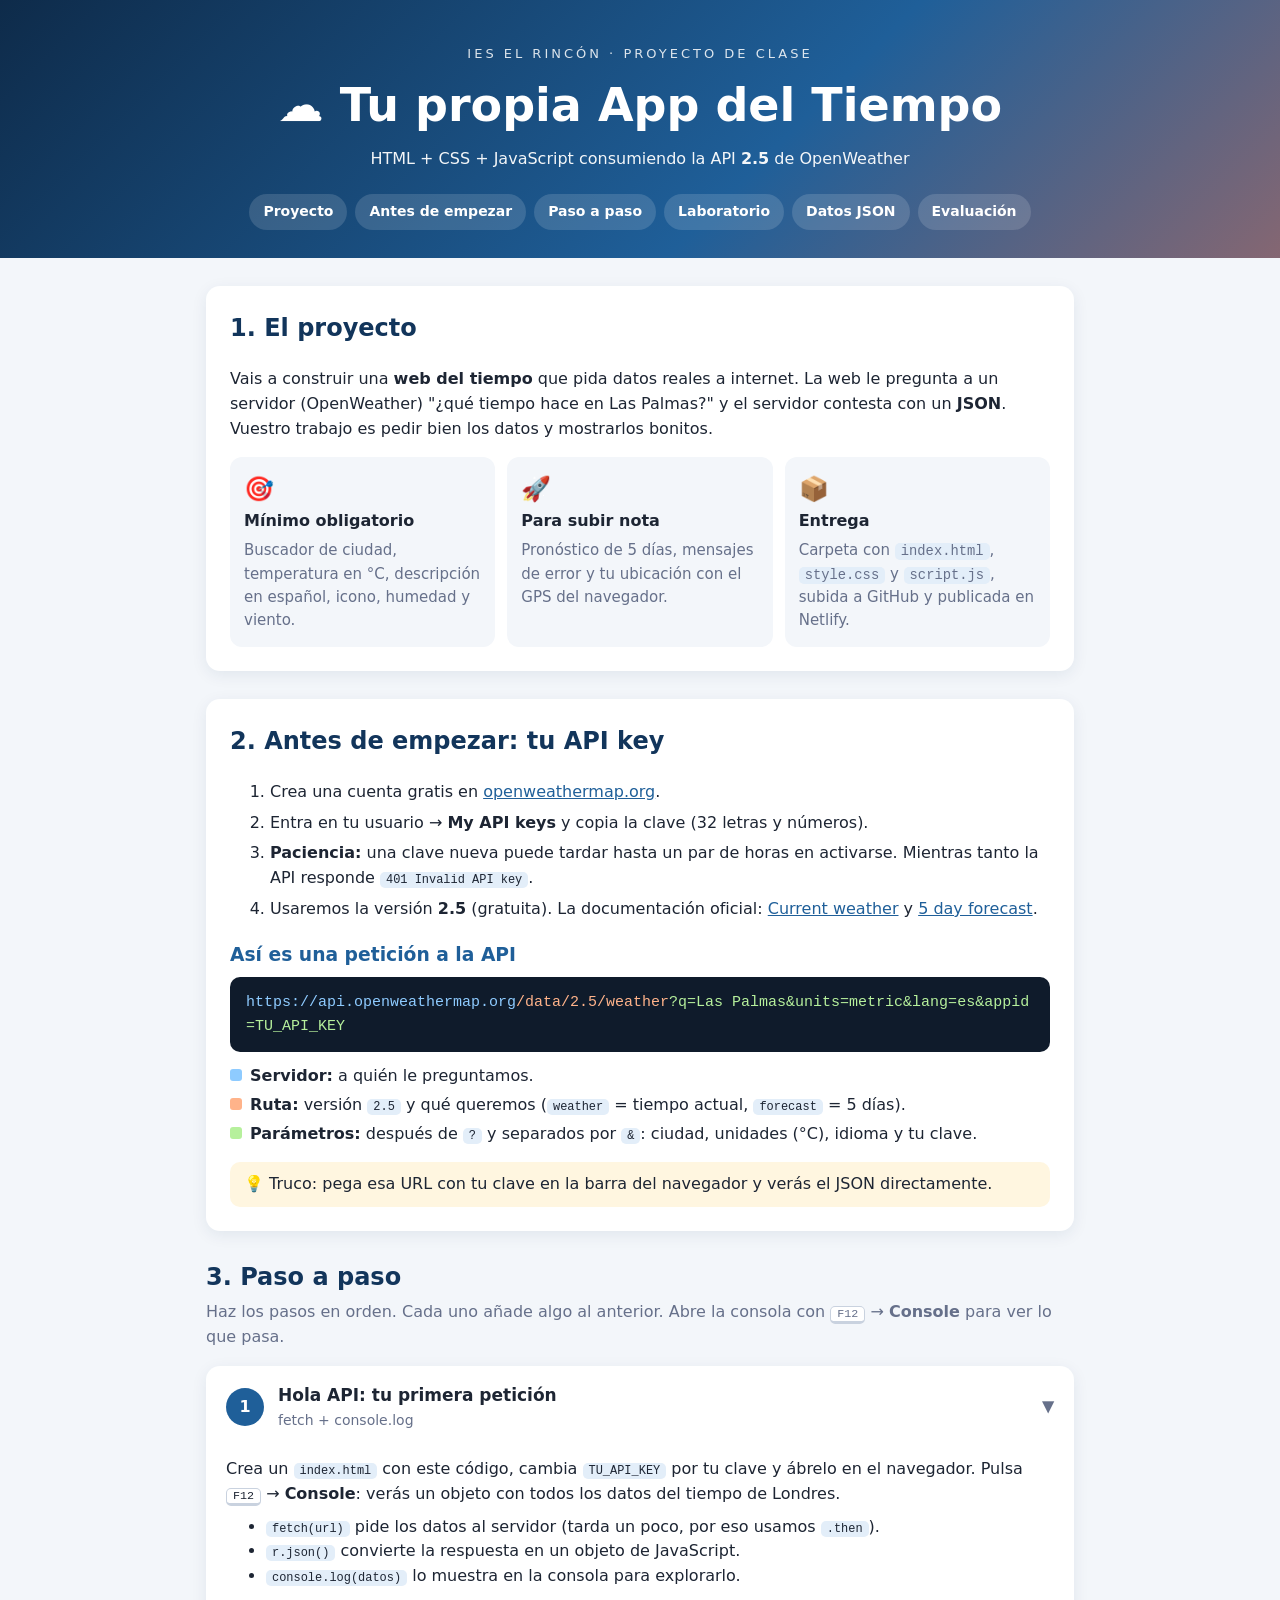
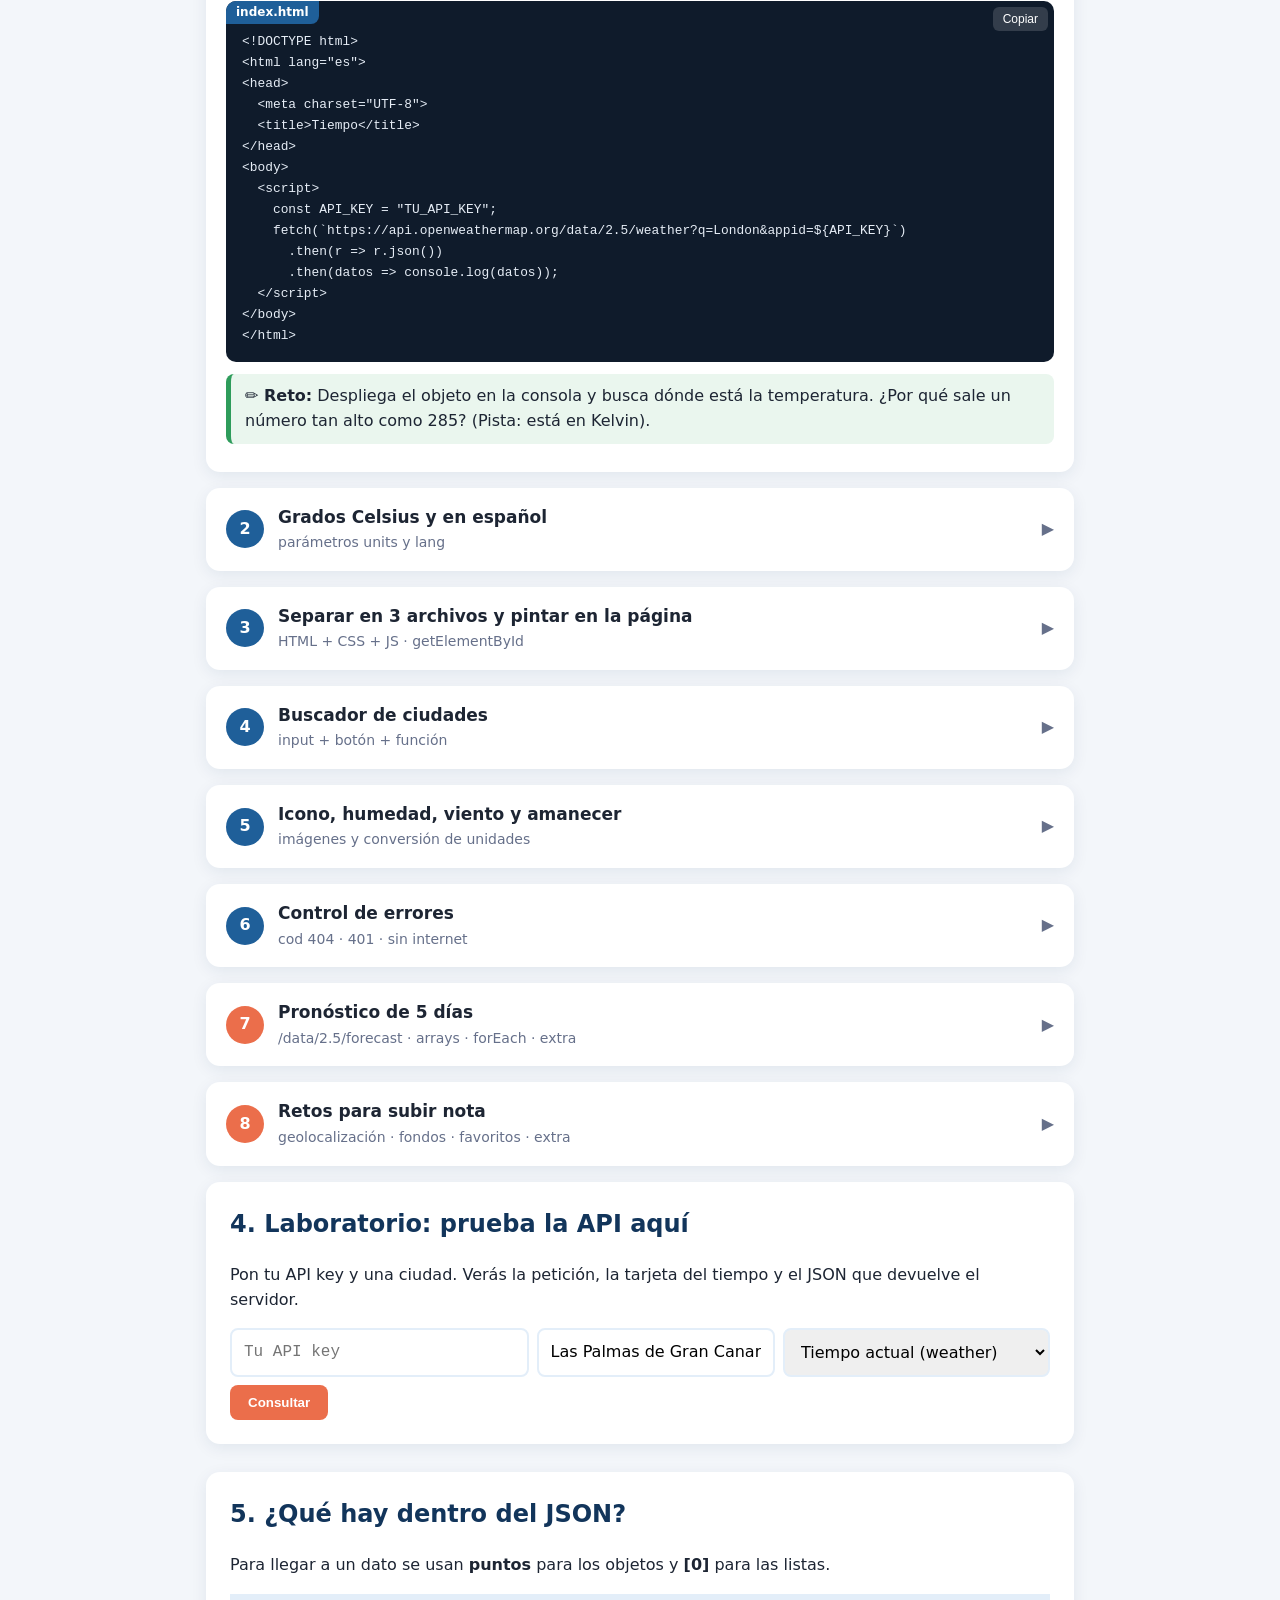
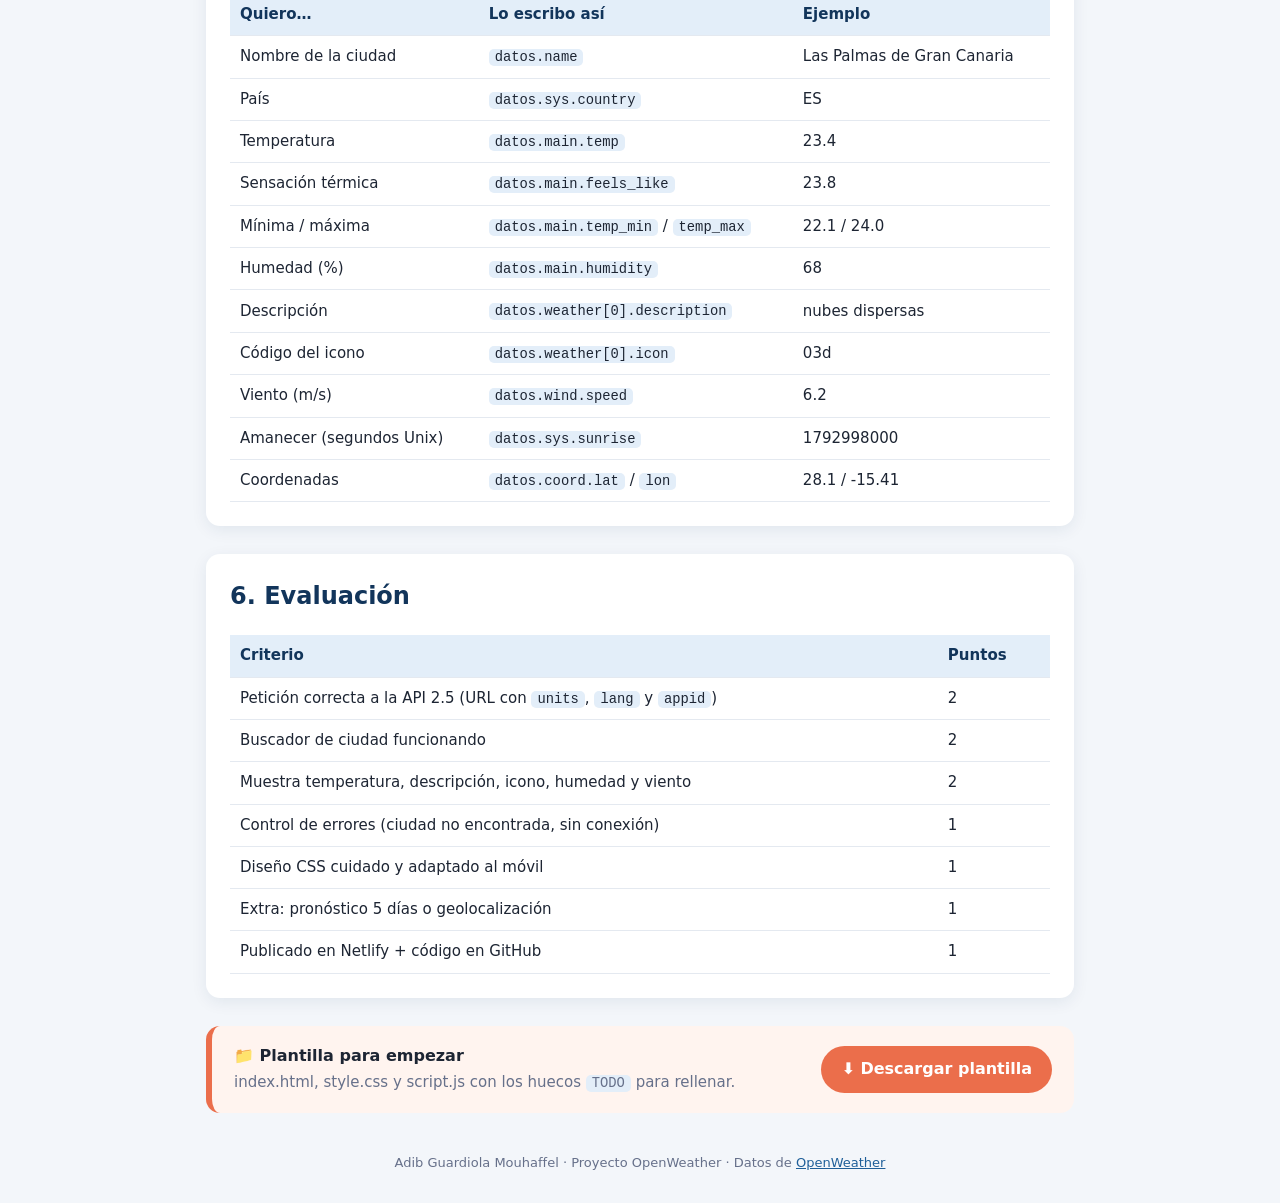
<file: index.html>
<!DOCTYPE html>
<html lang="es">
<head>
  <meta charset="UTF-8">
  <title>Proyecto App del Tiempo</title>
  <meta http-equiv="refresh" content="0; url=AliceProyectlife/">
</head>
<body>
  <p>Redirigiendo… <a href="AliceProyectlife/">Entrar al proyecto</a></p>
</body>
</html>
</file>
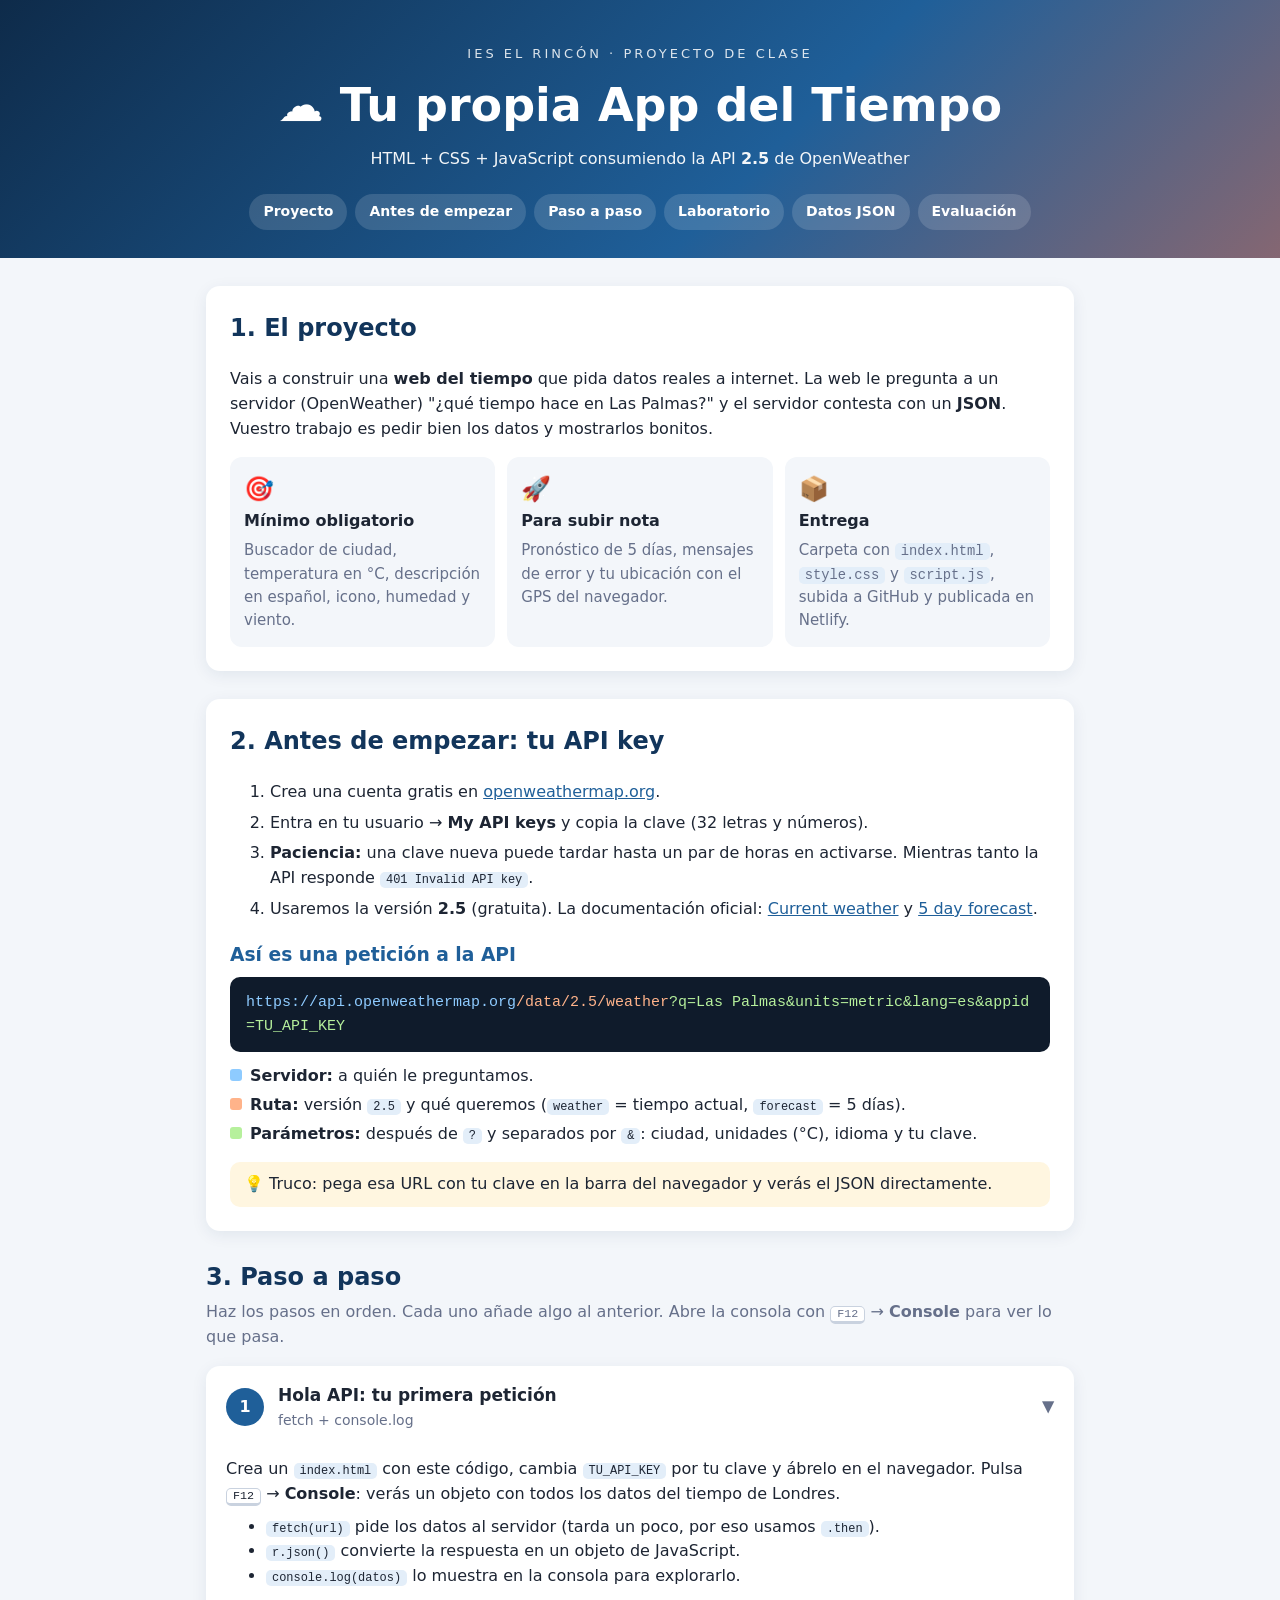
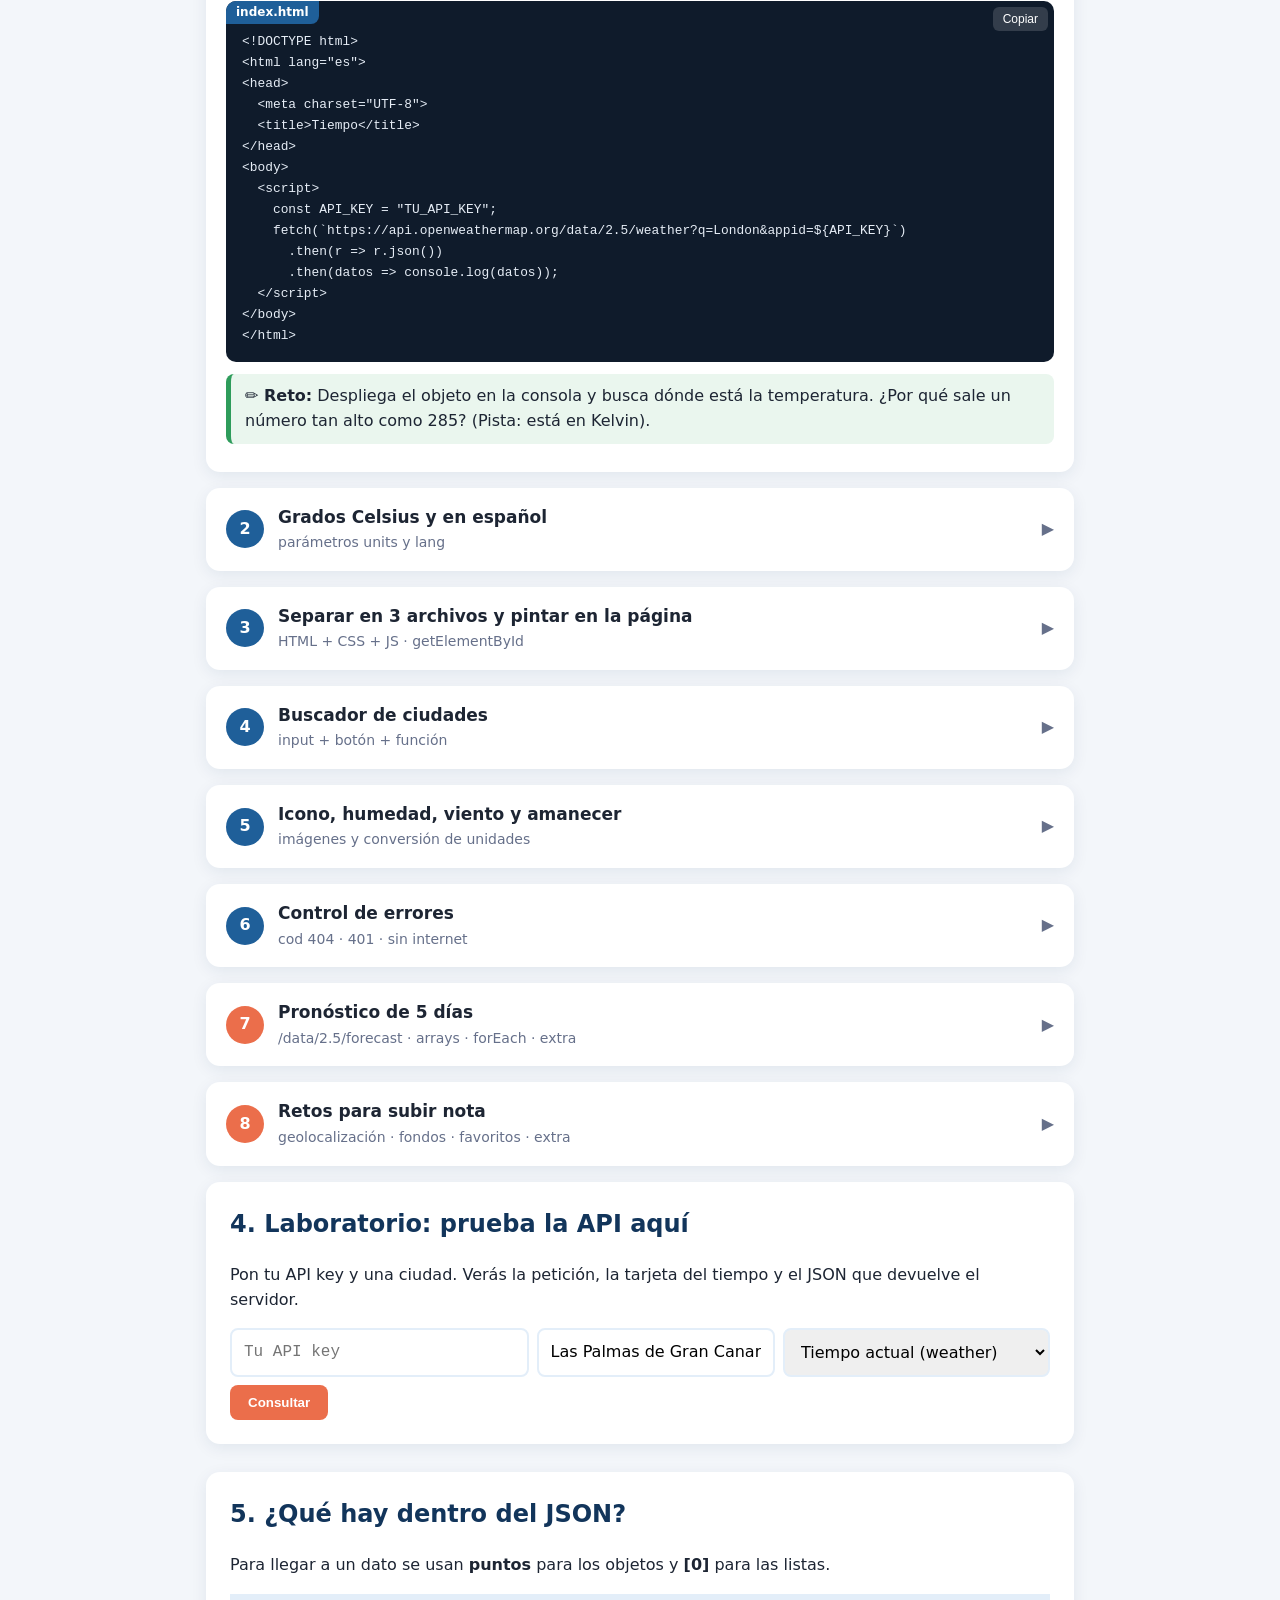
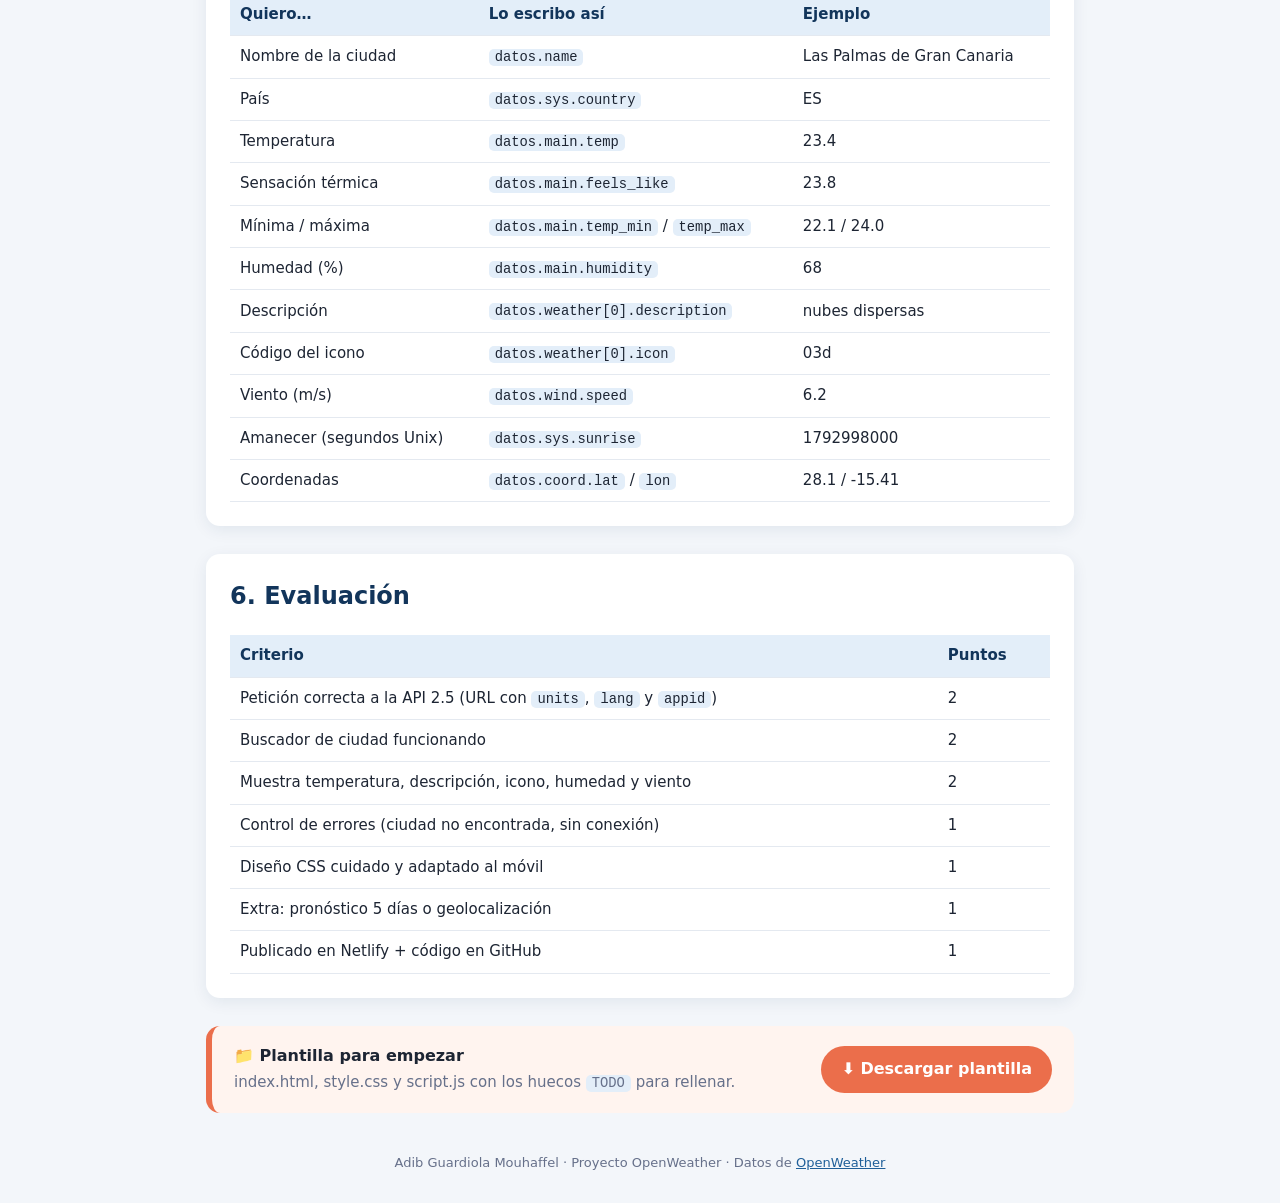
<file: AliceProyectlife/index.html>
<!DOCTYPE html>
<html lang="es">
<head>
  <meta charset="UTF-8">
  <meta name="viewport" content="width=device-width, initial-scale=1">
  <title>Proyecto App del Tiempo · OpenWeather 2.5</title>
  <link rel="stylesheet" href="style.css">
</head>
<body>
  <header class="cabecera">
    <p class="centro">IES El Rincón · Proyecto de clase</p>
    <h1>☁️ Tu propia App del Tiempo</h1>
    <p class="sub">HTML + CSS + JavaScript consumiendo la API <strong>2.5</strong> de OpenWeather</p>
    <nav class="menu">
      <a href="#proyecto">Proyecto</a>
      <a href="#antes">Antes de empezar</a>
      <a href="#pasos">Paso a paso</a>
      <a href="#lab">Laboratorio</a>
      <a href="#datos">Datos JSON</a>
      <a href="#rubrica">Evaluación</a>
    </nav>
  </header>

  <main>
    <!-- 1. EL PROYECTO -->
    <section id="proyecto" class="tarjeta">
      <h2>1. El proyecto</h2>
      <p>Vais a construir una <strong>web del tiempo</strong> que pida datos reales a internet. La web le pregunta a un servidor (OpenWeather) "¿qué tiempo hace en Las Palmas?" y el servidor contesta con un <strong>JSON</strong>. Vuestro trabajo es pedir bien los datos y mostrarlos bonitos.</p>
      <div class="rejilla">
        <div class="mini"><span>🎯</span><strong>Mínimo obligatorio</strong><p>Buscador de ciudad, temperatura en °C, descripción en español, icono, humedad y viento.</p></div>
        <div class="mini"><span>🚀</span><strong>Para subir nota</strong><p>Pronóstico de 5 días, mensajes de error y tu ubicación con el GPS del navegador.</p></div>
        <div class="mini"><span>📦</span><strong>Entrega</strong><p>Carpeta con <code>index.html</code>, <code>style.css</code> y <code>script.js</code>, subida a GitHub y publicada en Netlify.</p></div>
      </div>
    </section>

    <!-- 2. ANTES DE EMPEZAR -->
    <section id="antes" class="tarjeta">
      <h2>2. Antes de empezar: tu API key</h2>
      <ol class="lista-pasos">
        <li>Crea una cuenta gratis en <a href="https://openweathermap.org" target="_blank" rel="noopener">openweathermap.org</a>.</li>
        <li>Entra en tu usuario → <strong>My API keys</strong> y copia la clave (32 letras y números).</li>
        <li><strong>Paciencia:</strong> una clave nueva puede tardar hasta un par de horas en activarse. Mientras tanto la API responde <code>401 Invalid API key</code>.</li>
        <li>Usaremos la versión <strong>2.5</strong> (gratuita). La documentación oficial: <a href="https://openweathermap.org/current" target="_blank" rel="noopener">Current weather</a> y <a href="https://openweathermap.org/forecast5" target="_blank" rel="noopener">5 day forecast</a>.</li>
      </ol>

      <h3>Así es una petición a la API</h3>
      <div class="url-anatomia">
        <span class="p1" title="Servidor">https://api.openweathermap.org</span><span class="p2" title="Versión y recurso">/data/2.5/weather</span><span class="p3" title="Parámetros">?q=Las Palmas&amp;units=metric&amp;lang=es&amp;appid=TU_API_KEY</span>
      </div>
      <ul class="leyenda">
        <li><i class="p1"></i><strong>Servidor:</strong> a quién le preguntamos.</li>
        <li><i class="p2"></i><strong>Ruta:</strong> versión <code>2.5</code> y qué queremos (<code>weather</code> = tiempo actual, <code>forecast</code> = 5 días).</li>
        <li><i class="p3"></i><strong>Parámetros:</strong> después de <code>?</code> y separados por <code>&amp;</code>: ciudad, unidades (°C), idioma y tu clave.</li>
      </ul>
      <p class="truco">💡 Truco: pega esa URL con tu clave en la barra del navegador y verás el JSON directamente.</p>
    </section>

    <!-- 3. PASO A PASO -->
    <section id="pasos">
      <h2 class="titulo-seccion">3. Paso a paso</h2>
      <p class="intro-seccion">Haz los pasos en orden. Cada uno añade algo al anterior. Abre la consola con <kbd>F12</kbd> → <strong>Console</strong> para ver lo que pasa.</p>
      <div id="lista-pasos"></div>
    </section>

    <!-- 4. LABORATORIO -->
    <section id="lab" class="tarjeta">
      <h2>4. Laboratorio: prueba la API aquí</h2>
      <p>Pon tu API key y una ciudad. Verás la petición, la tarjeta del tiempo y el JSON que devuelve el servidor.</p>
      <form id="lab-form" class="lab-form">
        <input id="lab-key" type="text" placeholder="Tu API key" autocomplete="off" spellcheck="false">
        <input id="lab-ciudad" type="text" value="Las Palmas de Gran Canaria" placeholder="Ciudad">
        <select id="lab-tipo">
          <option value="weather">Tiempo actual (weather)</option>
          <option value="forecast">Pronóstico 5 días (forecast)</option>
        </select>
        <button type="submit">Consultar</button>
      </form>
      <p id="lab-url" class="lab-url"></p>
      <div id="lab-resultado" class="lab-resultado"></div>
      <details id="lab-json-box" class="lab-json oculto" open>
        <summary>Ver JSON de respuesta</summary>
        <pre><code id="lab-json"></code></pre>
      </details>
    </section>

    <!-- 5. DATOS -->
    <section id="datos" class="tarjeta">
      <h2>5. ¿Qué hay dentro del JSON?</h2>
      <p>Para llegar a un dato se usan <strong>puntos</strong> para los objetos y <strong>[0]</strong> para las listas.</p>
      <div class="tabla-scroll">
        <table>
          <thead><tr><th>Quiero…</th><th>Lo escribo así</th><th>Ejemplo</th></tr></thead>
          <tbody>
            <tr><td>Nombre de la ciudad</td><td><code>datos.name</code></td><td>Las Palmas de Gran Canaria</td></tr>
            <tr><td>País</td><td><code>datos.sys.country</code></td><td>ES</td></tr>
            <tr><td>Temperatura</td><td><code>datos.main.temp</code></td><td>23.4</td></tr>
            <tr><td>Sensación térmica</td><td><code>datos.main.feels_like</code></td><td>23.8</td></tr>
            <tr><td>Mínima / máxima</td><td><code>datos.main.temp_min</code> / <code>temp_max</code></td><td>22.1 / 24.0</td></tr>
            <tr><td>Humedad (%)</td><td><code>datos.main.humidity</code></td><td>68</td></tr>
            <tr><td>Descripción</td><td><code>datos.weather[0].description</code></td><td>nubes dispersas</td></tr>
            <tr><td>Código del icono</td><td><code>datos.weather[0].icon</code></td><td>03d</td></tr>
            <tr><td>Viento (m/s)</td><td><code>datos.wind.speed</code></td><td>6.2</td></tr>
            <tr><td>Amanecer (segundos Unix)</td><td><code>datos.sys.sunrise</code></td><td>1792998000</td></tr>
            <tr><td>Coordenadas</td><td><code>datos.coord.lat</code> / <code>lon</code></td><td>28.1 / -15.41</td></tr>
          </tbody>
        </table>
      </div>
    </section>

    <!-- 6. EVALUACIÓN -->
    <section id="rubrica" class="tarjeta">
      <h2>6. Evaluación</h2>
      <div class="tabla-scroll">
        <table>
          <thead><tr><th>Criterio</th><th>Puntos</th></tr></thead>
          <tbody>
            <tr><td>Petición correcta a la API 2.5 (URL con <code>units</code>, <code>lang</code> y <code>appid</code>)</td><td>2</td></tr>
            <tr><td>Buscador de ciudad funcionando</td><td>2</td></tr>
            <tr><td>Muestra temperatura, descripción, icono, humedad y viento</td><td>2</td></tr>
            <tr><td>Control de errores (ciudad no encontrada, sin conexión)</td><td>1</td></tr>
            <tr><td>Diseño CSS cuidado y adaptado al móvil</td><td>1</td></tr>
            <tr><td>Extra: pronóstico 5 días o geolocalización</td><td>1</td></tr>
            <tr><td>Publicado en Netlify + código en GitHub</td><td>1</td></tr>
          </tbody>
        </table>
      </div>
    </section>

    <!-- 7. PLANTILLA -->
    <section class="descarga">
      <div>
        <strong>📁 Plantilla para empezar</strong>
        <span>index.html, style.css y script.js con los huecos <code>TODO</code> para rellenar.</span>
      </div>
      <a class="btn" href="plantilla.zip" download>⬇ Descargar plantilla</a>
    </section>
  </main>

  <footer>Adib Guardiola Mouhaffel · Proyecto OpenWeather · Datos de <a href="https://openweathermap.org" target="_blank" rel="noopener">OpenWeather</a></footer>

  <script src="script.js"></script>
</body>
</html>
</file>
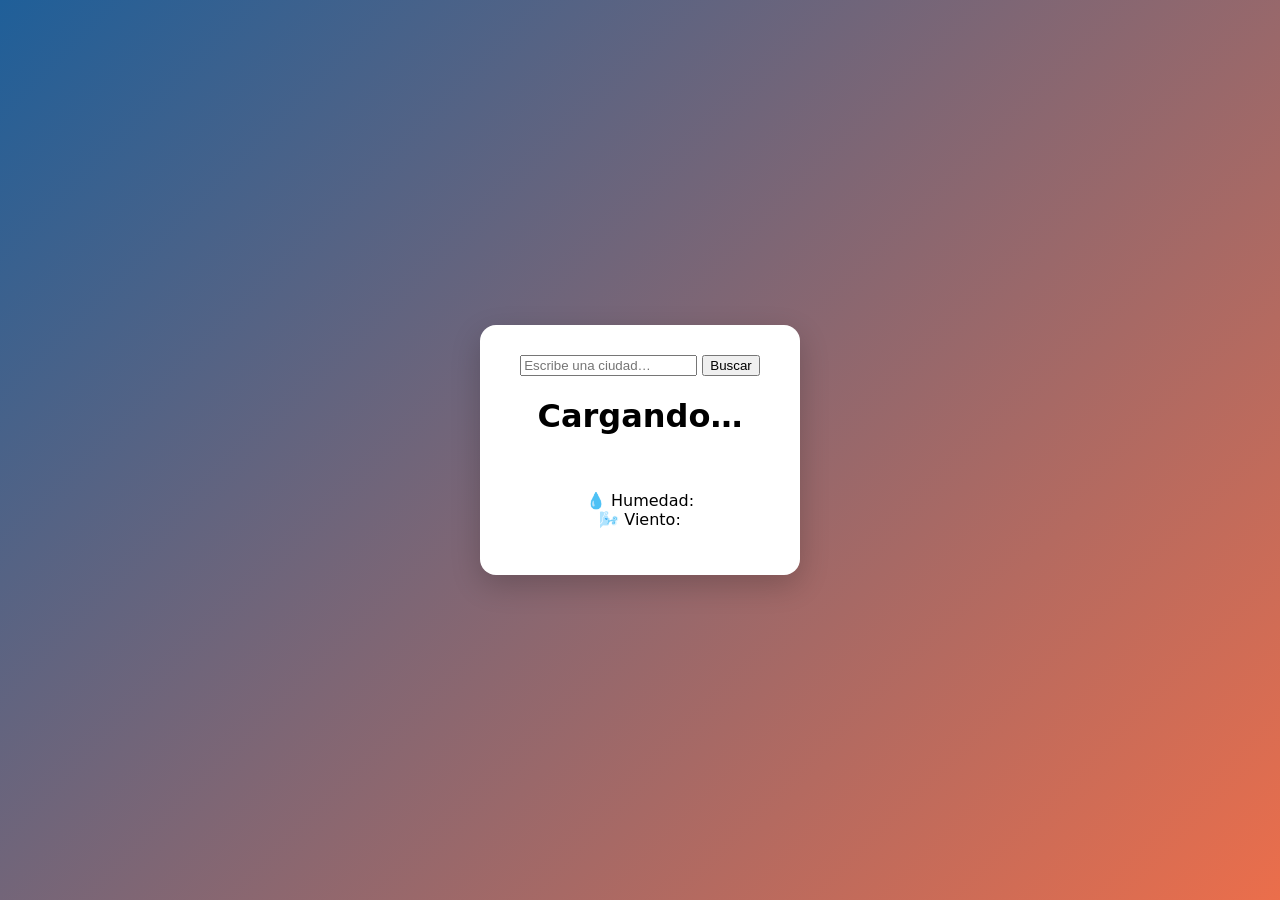
<file: AliceProyectlife/plantilla/index.html>
<!DOCTYPE html>
<html lang="es">
<head>
  <meta charset="UTF-8">
  <meta name="viewport" content="width=device-width, initial-scale=1">
  <title>Mi App del Tiempo</title>
  <link rel="stylesheet" href="style.css">
</head>
<body>
  <main class="tarjeta">
    <form id="buscador">
      <input id="entrada" placeholder="Escribe una ciudad…">
      <button>Buscar</button>
    </form>

    <h1 id="ciudad">Cargando…</h1>
    <img id="icono" alt="">
    <p id="temp" class="temp"></p>
    <p id="desc"></p>

    <ul class="extras">
      <li>💧 Humedad: <span id="humedad"></span></li>
      <li>🌬️ Viento: <span id="viento"></span></li>
    </ul>

    <!-- EXTRA: pronóstico de 5 días -->
    <section id="pronostico" class="pronostico"></section>
  </main>

  <script src="script.js"></script>
</body>
</html>
</file>
<file: AliceProyectlife/style.css>
:root {
  --azul: #12355b;
  --azul2: #1f5f99;
  --naranja: #eb6e4b;
  --claro: #e3eef9;
  --fondo: #f3f6fa;
  --texto: #1d2533;
  --gris: #66708a;
  --codigo: #0f1b2b;
}

* { box-sizing: border-box; }
html { scroll-behavior: smooth; }

body {
  margin: 0;
  font-family: system-ui, "Segoe UI", Roboto, Arial, sans-serif;
  background: var(--fondo);
  color: var(--texto);
  line-height: 1.55;
}

a { color: var(--azul2); }
code { background: var(--claro); padding: 1px 6px; border-radius: 5px; font-size: .92em; }
kbd { background: #fff; border: 1px solid #c9d2df; border-bottom-width: 3px; border-radius: 5px; padding: 0 6px; font-size: .9em; }

/* Cabecera */
.cabecera {
  background: linear-gradient(135deg, #0e2b4a 0%, var(--azul2) 60%, var(--naranja) 140%);
  color: #fff; text-align: center; padding: 44px 16px 28px;
}
.cabecera h1 { margin: 6px 0; font-size: clamp(28px, 6vw, 46px); }
.centro { margin: 0; letter-spacing: 3px; text-transform: uppercase; font-size: 13px; opacity: .85; }
.sub { margin: 0 0 22px; opacity: .95; }
.menu { display: flex; flex-wrap: wrap; justify-content: center; gap: 8px; }
.menu a {
  color: #fff; text-decoration: none; font-weight: 600; font-size: 14px;
  background: rgba(255, 255, 255, .14); padding: 7px 14px; border-radius: 999px;
}
.menu a:hover { background: rgba(255, 255, 255, .28); }

main { max-width: 900px; margin: 28px auto 40px; padding: 0 16px; }

.tarjeta {
  background: #fff; border-radius: 14px; padding: 24px;
  box-shadow: 0 4px 16px rgba(18, 53, 91, .08); margin-bottom: 28px;
}
h2 { margin-top: 0; color: var(--azul); }
h3 { color: var(--azul2); margin-bottom: 8px; }
.titulo-seccion { margin-bottom: 4px; }
.intro-seccion { margin-top: 0; color: var(--gris); }

.rejilla { display: grid; grid-template-columns: repeat(auto-fit, minmax(220px, 1fr)); gap: 12px; }
.mini { background: var(--fondo); border-radius: 12px; padding: 14px; }
.mini span { font-size: 24px; display: block; }
.mini p { margin: 6px 0 0; font-size: 15px; color: var(--gris); }

.lista-pasos li { margin-bottom: 6px; }

/* Anatomía de la URL */
.url-anatomia {
  font-family: ui-monospace, Consolas, monospace; font-size: 15px;
  background: var(--codigo); color: #fff; padding: 14px 16px; border-radius: 10px;
  word-break: break-all;
}
.p1 { color: #8ecbff; } .p2 { color: #ffb38a; } .p3 { color: #b6f09c; }
.leyenda { list-style: none; padding: 0; margin: 12px 0 0; }
.leyenda li { margin-bottom: 4px; }
.leyenda i { display: inline-block; width: 12px; height: 12px; border-radius: 3px; margin-right: 8px; }
.leyenda i.p1 { background: #8ecbff; } .leyenda i.p2 { background: #ffb38a; } .leyenda i.p3 { background: #b6f09c; }
.truco { background: #fff6e0; border-radius: 10px; padding: 10px 14px; margin-bottom: 0; }

/* Pasos */
.paso {
  background: #fff; border-radius: 14px; margin-bottom: 16px;
  box-shadow: 0 4px 16px rgba(18, 53, 91, .08); overflow: hidden;
}
.paso > summary {
  list-style: none; cursor: pointer; display: flex; align-items: center; gap: 14px;
  padding: 16px 20px;
}
.paso > summary::-webkit-details-marker { display: none; }
.paso-num {
  flex: none; width: 38px; height: 38px; border-radius: 50%; display: grid; place-items: center;
  background: var(--azul2); color: #fff; font-weight: 800;
}
.paso.extra .paso-num { background: var(--naranja); }
.paso-titulo { flex: 1; }
.paso-titulo strong { display: block; font-size: 17px; }
.paso-titulo span { color: var(--gris); font-size: 14px; }
.flecha { transition: transform .2s; color: var(--gris); }
.paso[open] .flecha { transform: rotate(90deg); }
.paso-cuerpo { padding: 0 20px 20px; }
.paso-cuerpo p { margin: 8px 0; }
.paso-cuerpo ul { margin: 6px 0; }

.codigo { position: relative; margin: 12px 0; }
.codigo .etiqueta {
  position: absolute; top: 0; left: 0; background: var(--azul2); color: #fff;
  font-size: 12px; padding: 2px 10px; border-radius: 10px 0 8px 0; font-weight: 600;
}
.codigo pre {
  margin: 0; background: var(--codigo); color: #e6edf6; border-radius: 10px;
  padding: 30px 16px 16px; overflow-x: auto; font-size: 14px; line-height: 1.5;
}
.codigo pre code { background: none; padding: 0; color: inherit; font-family: ui-monospace, Consolas, monospace; }
.copiar {
  position: absolute; top: 6px; right: 6px; border: 0; border-radius: 6px; cursor: pointer;
  background: rgba(255, 255, 255, .15); color: #fff; font-size: 12px; padding: 5px 10px;
}
.copiar:hover { background: rgba(255, 255, 255, .3); }
.reto { background: #eaf6ee; border-left: 5px solid #2e9c5b; padding: 10px 14px; border-radius: 8px; }

/* Laboratorio */
.lab-form { display: flex; flex-wrap: wrap; gap: 8px; }
.lab-form input, .lab-form select {
  padding: 10px 12px; border: 2px solid var(--claro); border-radius: 8px; font: inherit; min-width: 0;
}
#lab-key { flex: 1 1 260px; font-family: ui-monospace, Consolas, monospace; }
#lab-ciudad { flex: 1 1 200px; }
.lab-form button {
  border: 0; border-radius: 8px; padding: 10px 18px; cursor: pointer;
  background: var(--naranja); color: #fff; font-weight: 700;
}
.lab-url { font-family: ui-monospace, Consolas, monospace; font-size: 13px; color: var(--gris); word-break: break-all; }
.lab-url:empty { display: none; }

.tiempo-card {
  display: flex; align-items: center; gap: 18px; flex-wrap: wrap;
  background: linear-gradient(135deg, var(--azul2), #4b8fd1); color: #fff;
  border-radius: 14px; padding: 18px 22px;
}
.tiempo-card img { width: 90px; height: 90px; }
.tiempo-card .grados { font-size: 52px; font-weight: 800; line-height: 1; }
.tiempo-card .lugar { font-size: 20px; font-weight: 700; }
.tiempo-card .desc { text-transform: capitalize; opacity: .95; }
.tiempo-card .extras { display: flex; gap: 14px; flex-wrap: wrap; font-size: 14px; margin-top: 6px; opacity: .95; }

.pronostico { display: grid; grid-template-columns: repeat(auto-fit, minmax(120px, 1fr)); gap: 10px; }
.dia { background: var(--claro); border-radius: 12px; text-align: center; padding: 10px; }
.dia img { width: 56px; height: 56px; }
.dia strong { display: block; text-transform: capitalize; }
.dia span { font-size: 13px; color: var(--gris); text-transform: capitalize; }

.error { background: #fde8e8; color: #9b1c1c; border-radius: 10px; padding: 12px 14px; }
.lab-json { margin-top: 14px; }
.lab-json summary { cursor: pointer; font-weight: 600; color: var(--azul2); }
.lab-json pre {
  background: var(--codigo); color: #e6edf6; border-radius: 10px; padding: 14px;
  max-height: 360px; overflow: auto; font-size: 13px;
}
.lab-json pre code { background: none; color: inherit; padding: 0; }
.oculto { display: none; }

/* Tablas */
.tabla-scroll { overflow-x: auto; }
table { width: 100%; border-collapse: collapse; font-size: 15px; }
th, td { text-align: left; padding: 9px 10px; border-bottom: 1px solid #e4e9f0; }
th { background: var(--claro); color: var(--azul); }
td:last-child { white-space: nowrap; }

/* Descarga */
.descarga {
  display: flex; align-items: center; justify-content: space-between; gap: 16px; flex-wrap: wrap;
  background: #fff4ef; border-left: 6px solid var(--naranja); border-radius: 14px; padding: 18px 22px;
}
.descarga div { display: flex; flex-direction: column; gap: 3px; }
.descarga span { color: var(--gris); font-size: 15px; }
.btn {
  background: var(--naranja); color: #fff; text-decoration: none; font-weight: 700;
  padding: 11px 20px; border-radius: 999px;
}

footer { text-align: center; color: var(--gris); font-size: 13px; padding: 0 16px 32px; }

@media (max-width: 560px) {
  .tarjeta { padding: 18px; }
  .btn { width: 100%; text-align: center; }
  .tiempo-card .grados { font-size: 42px; }
}
</file>
<file: AliceProyectlife/plantilla/style.css>
/* TODO: dale tu propio estilo */
body {
  font-family: system-ui, Arial, sans-serif;
  background: linear-gradient(135deg, #1f5f99, #eb6e4b);
  min-height: 100vh; margin: 0;
  display: grid; place-items: center;
}
.tarjeta {
  background: white; border-radius: 16px; padding: 30px 40px; margin: 20px;
  text-align: center; box-shadow: 0 10px 30px rgba(0, 0, 0, .2);
}
.temp { font-size: 60px; font-weight: bold; margin: 0; }
.extras { list-style: none; padding: 0; }
.pronostico { display: flex; gap: 10px; flex-wrap: wrap; justify-content: center; }
</file>
